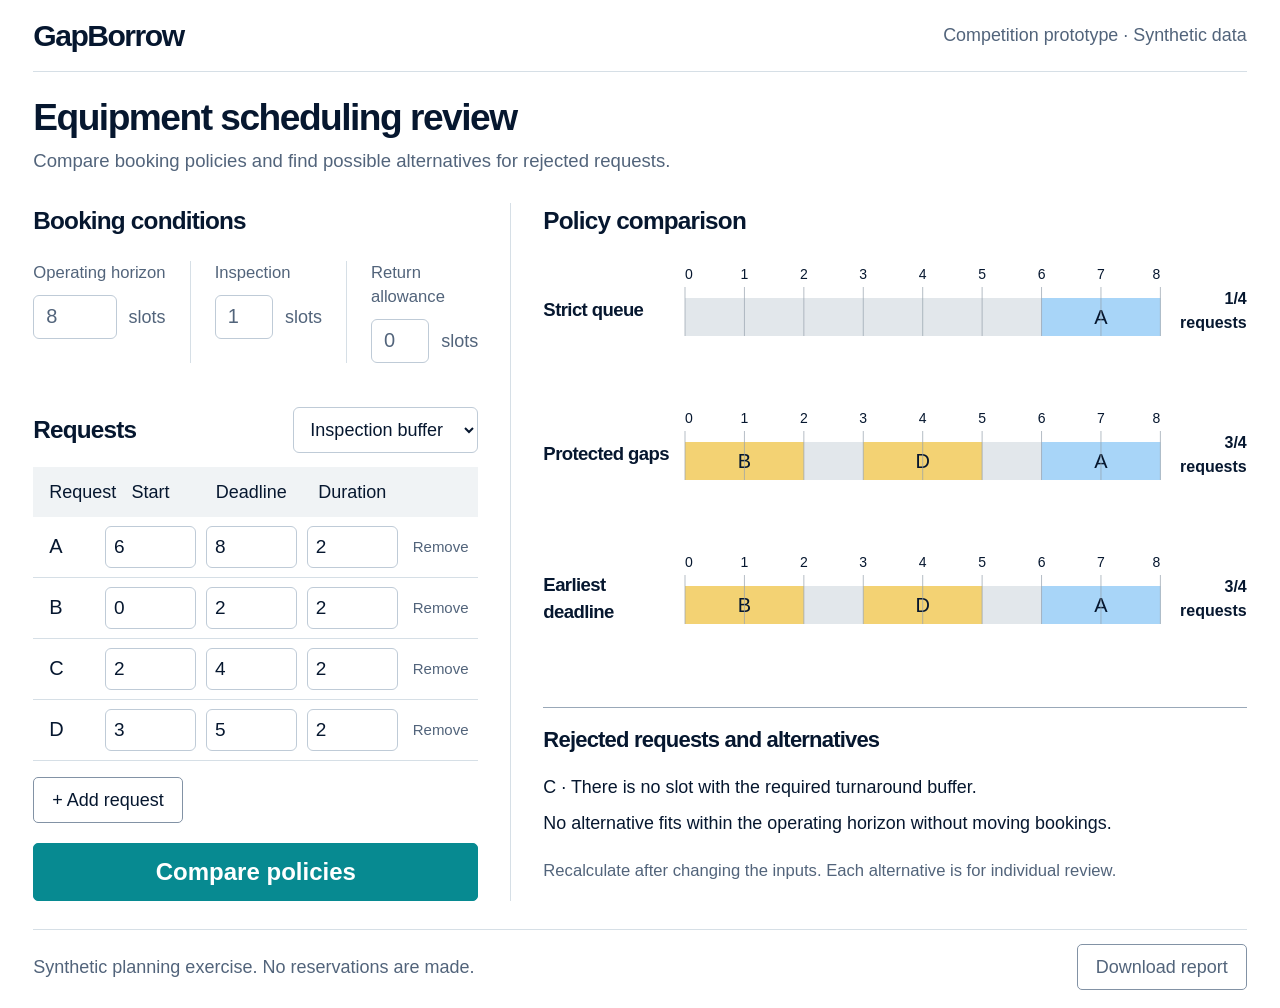
<file: docs/index.html>
<!doctype html>
<html lang="en">
<head>
  <meta charset="utf-8"><meta name="viewport" content="width=device-width,initial-scale=1">
  <title>GapBorrow · Equipment scheduling review</title>
  <link rel="stylesheet" href="./style.css"><script type="module" src="./app.mjs"></script>
</head>
<body>
<div class="app">
  <header><div class="wordmark">GapBorrow</div><span>Competition prototype · Synthetic data</span></header>
  <main>
    <h1>Equipment scheduling review</h1>
    <p class="intro">Compare booking policies and find possible alternatives for rejected requests.</p>
    <div class="workspace">
      <section class="inputs" aria-labelledby="conditions-title">
        <h2 id="conditions-title">Booking conditions</h2>
        <form id="review-form" aria-busy="true">
          <div class="metrics">
            <label for="horizon">Operating horizon<span class="numeric"><input id="horizon" disabled type="number" value="8" min="1" max="48" required><span> slots</span></span></label>
            <label for="inspection">Inspection<span class="numeric"><input id="inspection" disabled type="number" value="1" min="0" max="48" required><span> slots</span></span></label>
            <label for="lateness">Return allowance<span class="numeric"><input id="lateness" disabled type="number" value="0" min="0" max="48" required><span> slots</span></span></label>
          </div>
          <div class="list-heading"><h2>Requests</h2>
            <select id="example" disabled aria-label="Load an example">
              <option value="" selected disabled>Load an example</option>
              <option value="0">Gap before a late pickup</option>
              <option value="1">Fully booked horizon</option>
              <option value="2">Long first booking</option>
              <option value="3">Inspection buffer</option>
            </select>
          </div>
          <table class="request-table"><thead><tr><th>Request</th><th>Start</th><th>Deadline</th><th>Duration</th><th><span class="sr-only">Remove</span></th></tr></thead><tbody id="requests"></tbody></table>
          <button class="secondary add" type="button" id="add" disabled>+ Add request</button>
          <div id="error" role="alert" hidden></div>
          <button class="primary calculate" disabled type="submit">Compare policies</button>
        </form>
      </section>
      <section class="results" aria-labelledby="comparison-title">
        <h2 id="comparison-title">Policy comparison</h2>
        <div id="schedules" aria-label="Compare booking policies"></div>
        <div class="reasons"><h2>Rejected requests and alternatives</h2><div id="reasons" aria-live="polite"></div>
          <p class="hint">Recalculate after changing the inputs. Each alternative is for individual review.</p>
        </div>
      </section>
    </div>
  </main>
  <footer><span>Synthetic planning exercise. No reservations are made.</span><button class="secondary" id="download" type="button" disabled>Download report</button></footer>
</div>
</body>
</html>
</file>
<file: docs/style.css>
:root{color-scheme:light;--ink:#06172f;--muted:#52647b;--line:#d6dfe6;--teal:#078a91;--blue:#a8d5f8;--gold:#f3d273;--track:#e2e7eb;--focus:#006b73}
*{box-sizing:border-box}body{margin:0;background:#fff;color:var(--ink);font-family:-apple-system,BlinkMacSystemFont,"Apple SD Gothic Neo","Noto Sans KR",sans-serif;font-size:18px;line-height:1.45}.app{max-width:1600px;margin:auto;padding:0 clamp(20px,2.6vw,40px)}
header{height:72px;display:flex;align-items:center;justify-content:space-between;border-bottom:1px solid var(--line);gap:16px}header span{font-size:clamp(14px,1.4vw,21px);color:var(--muted)}.wordmark{font-size:clamp(28px,2.35vw,36px);font-weight:750;letter-spacing:-1.5px}
main{padding-top:22px}h1,h2,p{margin:0}h1{font-size:clamp(30px,2.9vw,44px);line-height:1.25;letter-spacing:-1.5px;font-weight:750}.intro{margin-top:8px;font-size:clamp(17px,1.45vw,22px);color:var(--muted)}h2{font-size:clamp(22px,1.9vw,29px);font-weight:730;letter-spacing:-.8px}
.workspace{display:grid;grid-template-columns:39.4% minmax(0,1fr);margin-top:28px}.inputs{padding-right:32px;border-right:1px solid var(--line)}.results{padding-left:32px;min-width:0}.metrics{display:grid;grid-template-columns:repeat(3,minmax(0,1fr));gap:24px;margin-top:22px}.metrics>label{color:var(--muted);font-size:clamp(16px,1.3vw,20px)}.metrics>label+label{border-left:1px solid var(--line);padding-left:24px}.numeric{display:flex;align-items:center;gap:12px;margin-top:10px}.numeric input{width:100%;min-width:0}.numeric>span{font-size:18px;color:var(--muted)}
button,input,select{font:inherit;color:inherit}input,select{background:#fff;border:1px solid #bfcbd7;border-radius:6px}input{height:44px;padding:5px 12px;font-size:20px;font-variant-numeric:tabular-nums}select{height:46px;padding:6px 12px;font-size:18px;max-width:185px}button{cursor:pointer;border-radius:5px;padding:9px 18px;font-size:18px;min-height:44px}.secondary{background:#fff;border:1px solid #8292a5}.primary{background:var(--teal);border:1px solid var(--teal);color:#fff;font-weight:700;font-size:24px}.primary:hover{background:#067980}.secondary:hover{background:#f2f6f8}button:disabled{cursor:default;opacity:.5}:focus-visible{outline:3px solid var(--focus);outline-offset:3px}
.list-heading{display:flex;align-items:center;justify-content:space-between;gap:12px;margin:44px 0 14px}.request-table{border-collapse:collapse;width:100%;table-layout:fixed}.request-table th{background:#f0f3f5;font-weight:500;font-size:18px;padding:12px 6px;text-align:center}.request-table th:first-child{width:15%;text-align:left;padding-left:16px}.request-table th:last-child{width:17%}.request-table td{padding:8px 5px;border-bottom:1px solid var(--line);text-align:center}.request-table td:first-child{font-size:20px;text-align:left;padding-left:16px}.request-table input{width:100%;height:42px;padding:4px 8px;font-size:19px}.delete{border:0;background:transparent;color:var(--muted);font-size:15px;padding:4px 5px;min-width:40px}.add{margin-top:16px}.calculate{margin-top:20px;width:100%;height:58px}.chart-row{display:grid;grid-template-columns:126px minmax(0,1fr) 70px;gap:14px;align-items:center;min-height:144px}.chart-label{font-size:clamp(18px,1.45vw,22px);font-weight:700;letter-spacing:-.6px}.chart-count{font-size:clamp(20px,1.7vw,26px);font-weight:700;text-align:right;font-variant-numeric:tabular-nums}.chart-row svg{width:100%;height:90px;display:block;overflow:visible}.chart-row svg text{font-size:14px;font-family:inherit;fill:var(--ink)}.chart-row svg .bar-id{font-size:20px;font-weight:500}
.dense-bookings{grid-column:1/-1;font-size:15px}.dense-bookings[hidden]{display:none}.dense-bookings ul{display:flex;flex-wrap:wrap;gap:8px 24px;padding-left:20px}.reasons{border-top:1px solid #99a8b8;margin-top:36px;padding-top:16px}.reasons h2{font-size:clamp(22px,1.7vw,26px)}#reasons{margin-top:20px;font-size:clamp(17px,1.4vw,21px)}#reasons p+p{margin-top:10px}.hint{font-size:clamp(16px,1.3vw,20px);color:var(--muted);margin-top:22px}.dirty{color:#82550b}#error{margin-top:14px;color:#9f2637;font-size:16px}footer{display:flex;justify-content:space-between;align-items:center;gap:20px;margin-top:28px;padding:14px 0 18px;border-top:1px solid var(--line);color:var(--muted);font-size:18px}.sr-only{position:absolute;width:1px;height:1px;overflow:hidden;clip:rect(0,0,0,0);white-space:nowrap}
@media(max-width:1100px){.inputs{padding-right:22px}.results{padding-left:22px}.metrics{gap:12px}.metrics>label+label{padding-left:12px}.numeric{gap:5px}.numeric input{padding-left:8px}.chart-row{grid-template-columns:108px minmax(0,1fr) 58px;gap:8px;min-height:132px}.list-heading select{max-width:150px;font-size:16px}.request-table th{font-size:16px}.request-table input{font-size:17px}.delete{font-size:14px}.request-table td:first-child{padding-left:10px}.request-table th:first-child{padding-left:10px}}
@media(max-width:850px){header{height:68px}header span{font-size:14px}.workspace{grid-template-columns:1fr;gap:32px}.inputs{padding-right:0;border-right:0}.results{padding-left:0;border-top:1px solid var(--line);padding-top:24px}.metrics{gap:20px}.metrics>label+label{padding-left:20px}.list-heading{margin-top:28px}.list-heading select{max-width:185px}.chart-row{grid-template-columns:120px minmax(0,1fr) 60px;min-height:120px}.reasons{margin-top:16px}footer{align-items:flex-start;font-size:15px}footer span{max-width:60%}footer button{font-size:16px;white-space:nowrap}}
.intro,.hint,footer{word-break:keep-all}.chart-label{word-break:keep-all}.chart-count{overflow-wrap:anywhere;font-size:16px}
@media(max-width:420px){header{gap:8px}.wordmark{font-size:26px}header span{font-size:12px}.intro{font-size:16px}.metrics{gap:10px}.metrics>label+label{padding-left:10px}.metrics>label{font-size:15px}.numeric{gap:5px}.numeric>span{font-size:15px}input{font-size:18px;padding:5px 7px}.request-table input{font-size:16px;padding:4px}.request-table td{padding:7px 3px}.request-table th{font-size:14px}.request-table th:first-child{width:12%}.request-table th:last-child{width:20%}.request-table td:first-child{font-size:17px;padding-left:5px}.delete{font-size:13px;min-width:44px;padding:3px}.list-heading select{max-width:145px;font-size:14px}.chart-row{grid-template-columns:78px minmax(0,1fr) 58px;gap:6px}.chart-label{font-size:16px}.chart-count{font-size:14px}.chart-row svg text{font-size:12px}.chart-row svg .bar-id{font-size:16px}footer{flex-direction:column;gap:12px}footer span{max-width:none}footer button{align-self:flex-end}}
@media(max-width:420px){.request-table th:first-child{width:14%;padding-left:5px;padding-right:3px;white-space:nowrap}}
</file>
